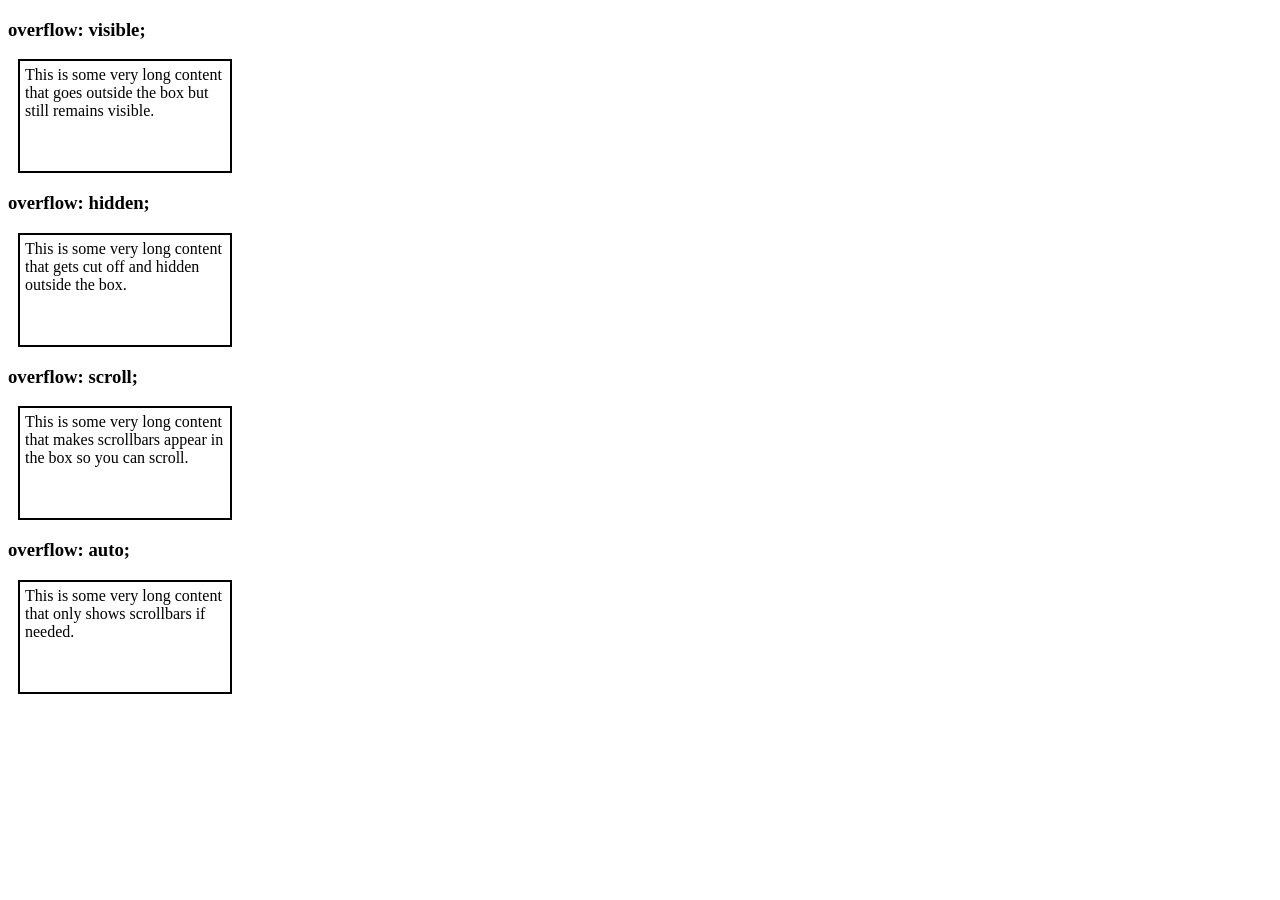
<file: normal.html>
<!DOCTYPE html>
<html>
  <head>
    <style>
      .box {
        width: 200px;
        height: 100px;
        border: 2px solid black;
        margin: 10px;
        padding: 5px;
      }

      .visible {
        overflow: visible; /* default */
      }

      .hidden {
        overflow: hidden;
      }

      .scroll {
        overflow: scroll;
      }

      .auto {
        overflow: auto;
      }
    </style>
  </head>
  <body>
    <h3>overflow: visible;</h3>
    <div class="box visible">
      This is some very long content that goes outside the box but still remains
      visible.
    </div>

    <h3>overflow: hidden;</h3>
    <div class="box hidden">
      This is some very long content that gets cut off and hidden outside the
      box.
    </div>

    <h3>overflow: scroll;</h3>
    <div class="box scroll">
      This is some very long content that makes scrollbars appear in the box so
      you can scroll.
    </div>

    <h3>overflow: auto;</h3>
    <div class="box auto">
      This is some very long content that only shows scrollbars if needed.
    </div>
  </body>
</html>
</file>
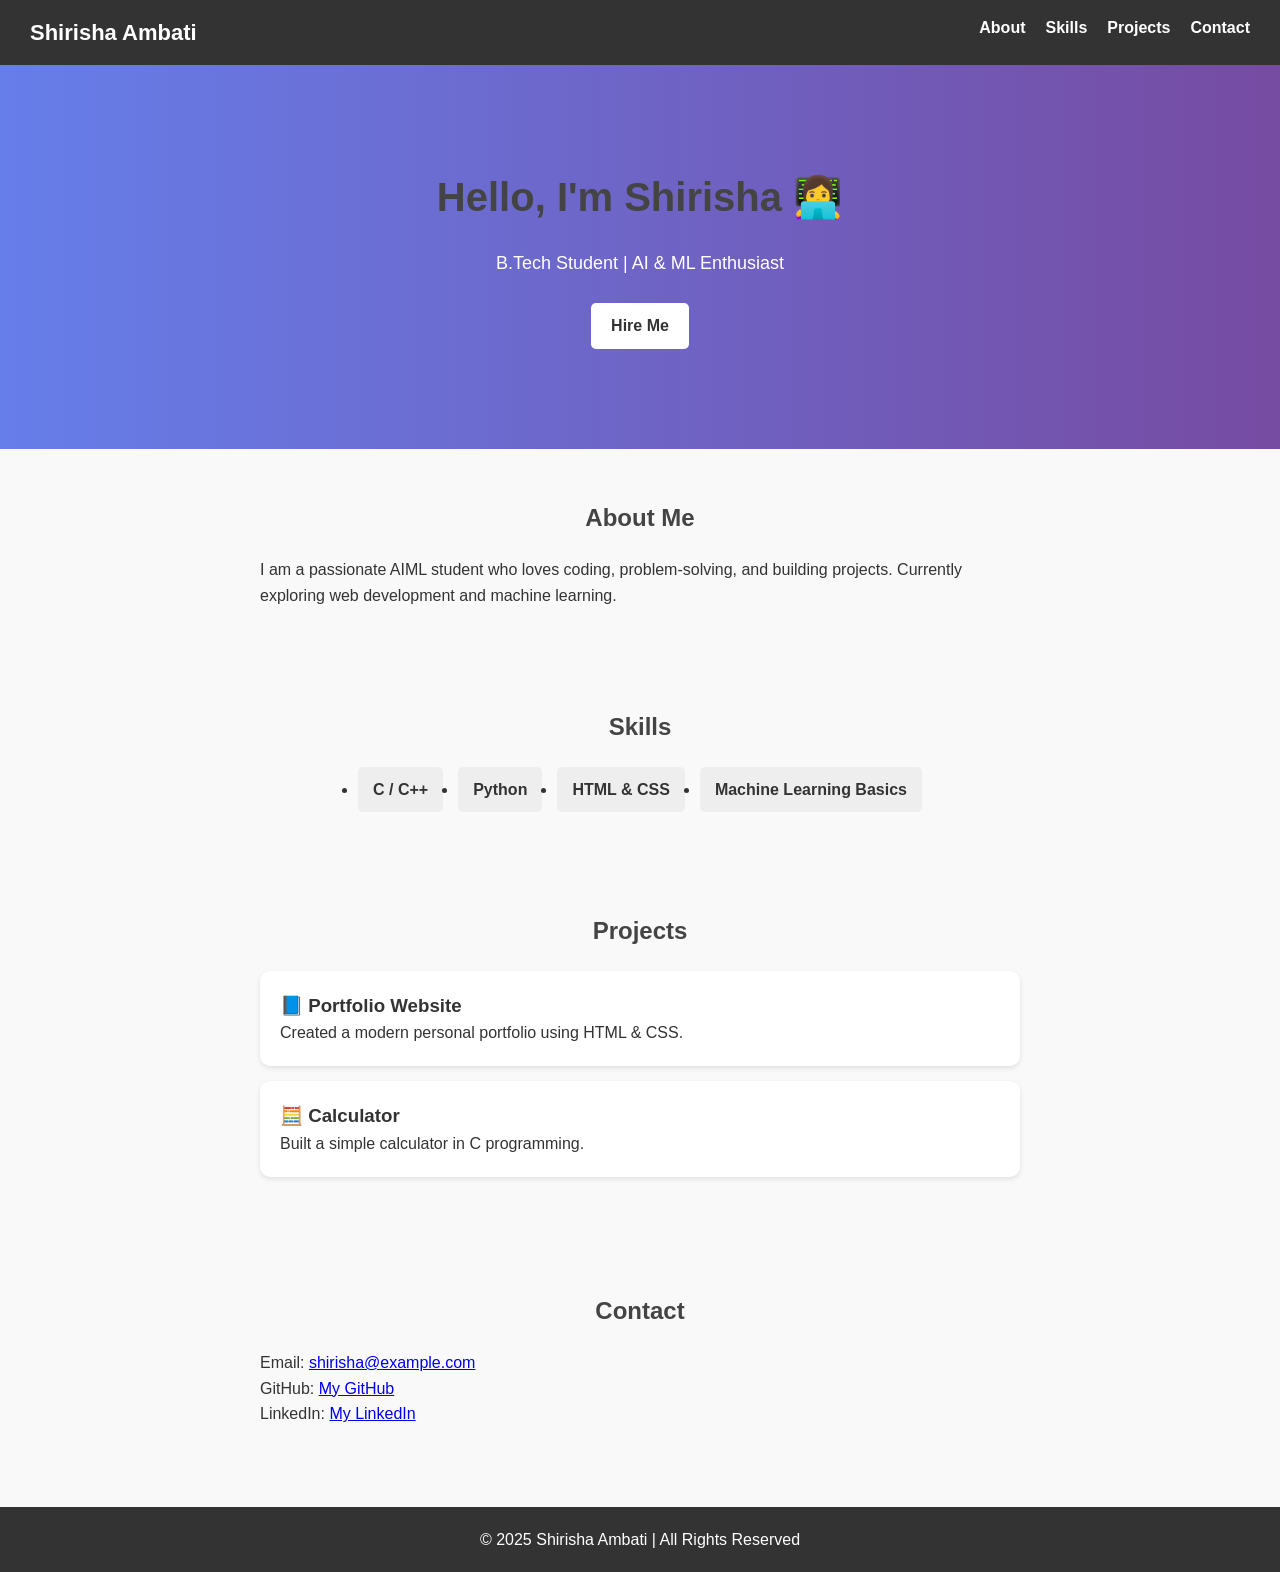
<file: protofolio.html>
<!DOCTYPE html>
<html lang="en">
  <head>
    <meta charset="UTF-8" />
    <meta name="viewport" content="width=device-width, initial-scale=1.0" />
    <title>My Portfolio</title>
    <link rel="stylesheet" href="style2.css" />
  </head>
  <body>
    <!-- Navigation -->
    <nav>
      <h1>Shirisha Ambati</h1>
      <ul>
        <li><a href="#about">About</a></li>
        <li><a href="#skills">Skills</a></li>
        <li><a href="#projects">Projects</a></li>
        <li><a href="#contact">Contact</a></li>
      </ul>
    </nav>

    <!-- Hero Section -->
    <header class="hero">
      <h2>Hello, I'm Shirisha 👩‍💻</h2>
      <p>B.Tech Student | AI & ML Enthusiast</p>
      <a href="#contact" class="btn">Hire Me</a>
    </header>

    <!-- About Section -->
    <section id="about">
      <h2>About Me</h2>
      <p>
        I am a passionate AIML student who loves coding, problem-solving, and
        building projects. Currently exploring web development and machine
        learning.
      </p>
    </section>

    <!-- Skills Section -->
    <section id="skills">
      <h2>Skills</h2>
      <ul class="skills-list">
        <li>C / C++</li>
        <li>Python</li>
        <li>HTML & CSS</li>
        <li>Machine Learning Basics</li>
      </ul>
    </section>

    <!-- Projects Section -->
    <section id="projects">
      <h2>Projects</h2>
      <div class="project">
        <h3>📘 Portfolio Website</h3>
        <p>Created a modern personal portfolio using HTML & CSS.</p>
      </div>
      <div class="project">
        <h3>🧮 Calculator</h3>
        <p>Built a simple calculator in C programming.</p>
      </div>
    </section>

    <!-- Contact Section -->
    <section id="contact">
      <h2>Contact</h2>
      <p>
        Email: <a href="mailto:shirisha@example.com">shirisha@example.com</a>
      </p>
      <p>
        GitHub:
        <a href="https://github.com/yourusername" target="_blank">My GitHub</a>
      </p>
      <p>
        LinkedIn:
        <a href="https://linkedin.com/in/yourprofile" target="_blank"
          >My LinkedIn</a
        >
      </p>
    </section>

    <!-- Footer -->
    <footer>
      <p>© 2025 Shirisha Ambati | All Rights Reserved</p>
    </footer>
  </body>
</html>
</file>
<file: style2.css>
/* Reset */
* {
  margin: 0;
  padding: 0;
  box-sizing: border-box;
}

/* Body */
body {
  font-family: Arial, sans-serif;
  line-height: 1.6;
  color: #333;
  background: #f9f9f9;
}

/* Navbar */
nav {
  background: #333;
  color: #fff;
  display: flex;
  justify-content: space-between;
  padding: 15px 30px;
}

nav h1 {
  font-size: 22px;
}

nav ul {
  list-style: none;
  display: flex;
}

nav ul li {
  margin-left: 20px;
}

nav ul li a {
  color: #fff;
  text-decoration: none;
  font-weight: bold;
}

/* Hero Section */
.hero {
  text-align: center;
  padding: 100px 20px;
  background: linear-gradient(to right, #667eea, #764ba2);
  color: white;
}

.hero h2 {
  font-size: 40px;
}

.hero p {
  font-size: 18px;
  margin: 10px 0;
}

.btn {
  display: inline-block;
  padding: 10px 20px;
  margin-top: 15px;
  background: #fff;
  color: #333;
  border-radius: 5px;
  text-decoration: none;
  font-weight: bold;
}

/* Sections */
section {
  padding: 50px 20px;
  max-width: 800px;
  margin: auto;
}

h2 {
  margin-bottom: 20px;
  text-align: center;
  color: #444;
}

/* Skills */
.skills-list {
  display: flex;
  justify-content: center;
  gap: 15px;
  flex-wrap: wrap;
}

.skills-list li {
  background: #eee;
  padding: 10px 15px;
  border-radius: 5px;
  font-weight: bold;
}

/* Projects */
.project {
  background: #fff;
  padding: 20px;
  margin: 15px 0;
  border-radius: 10px;
  box-shadow: 0 2px 5px rgba(0, 0, 0, 0.1);
}

/* Footer */
footer {
  text-align: center;
  padding: 20px;
  background: #333;
  color: #fff;
  margin-top: 30px;
}
</file>
